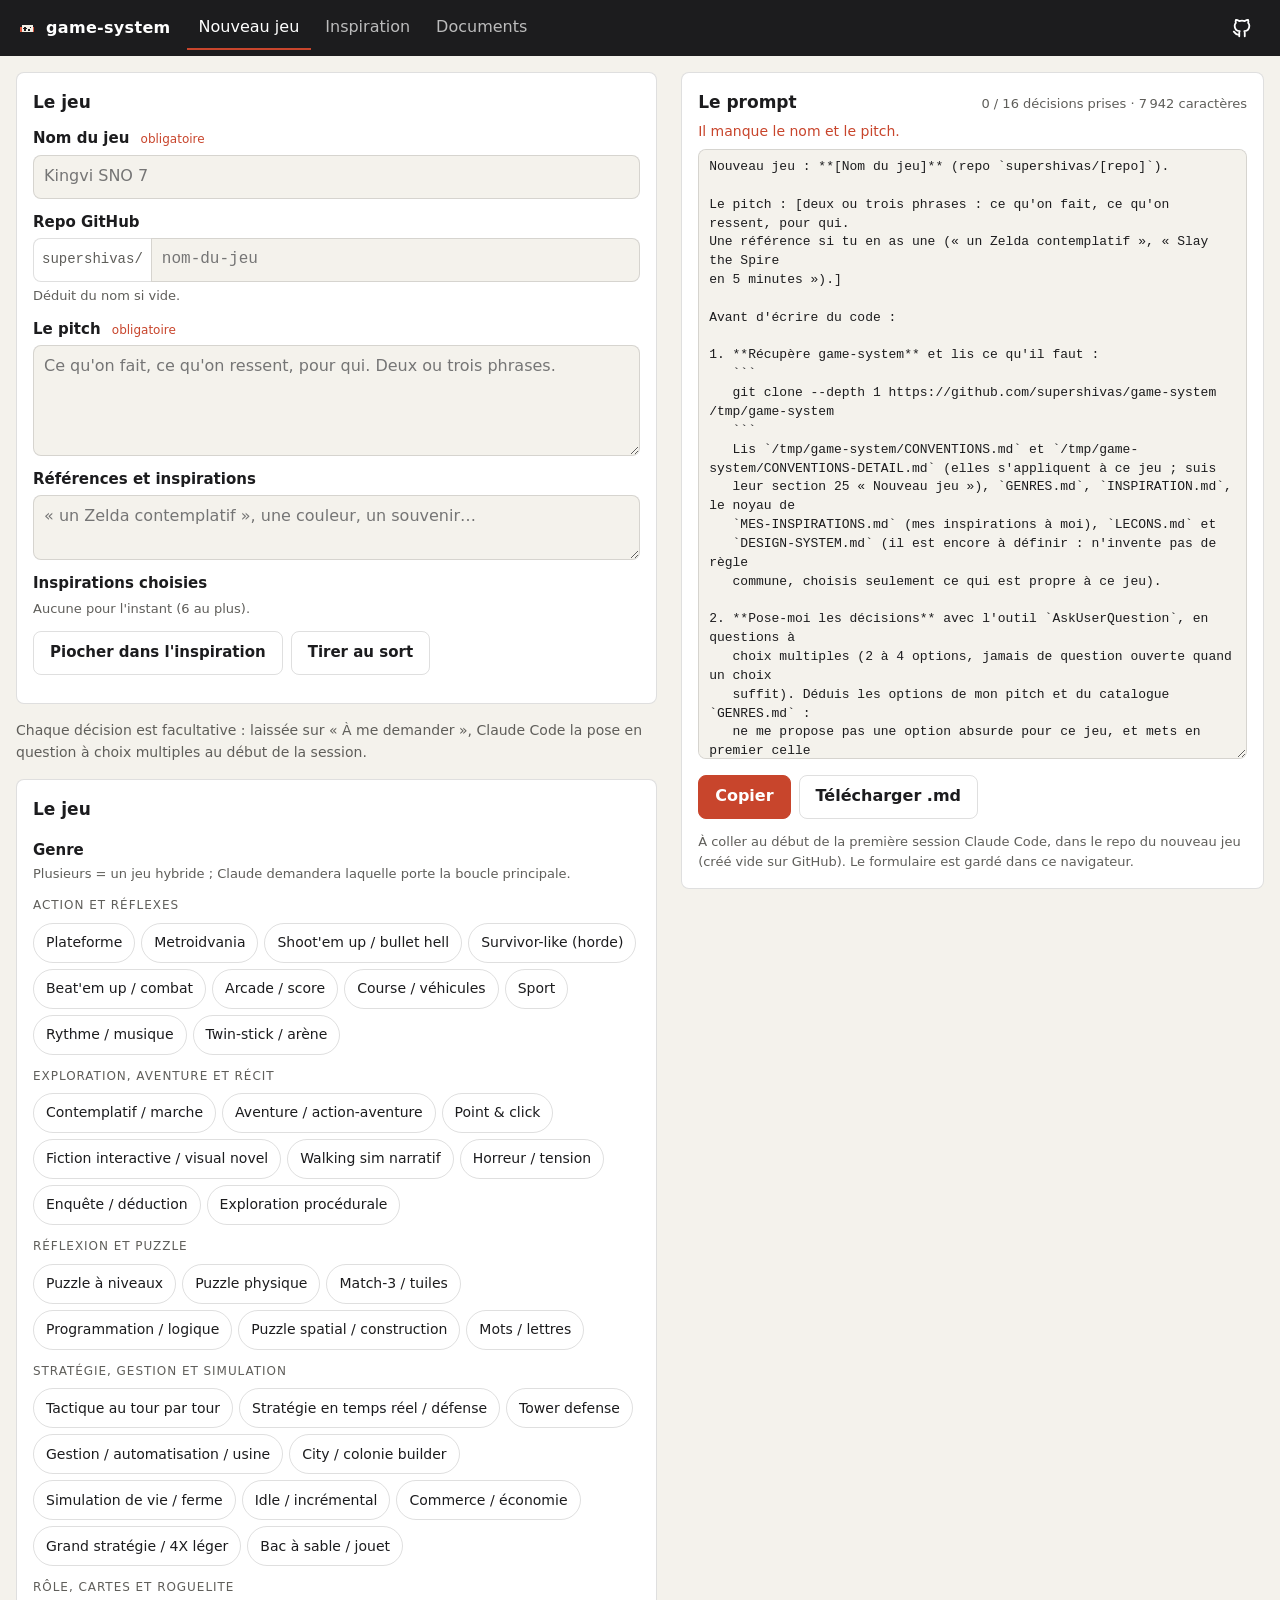
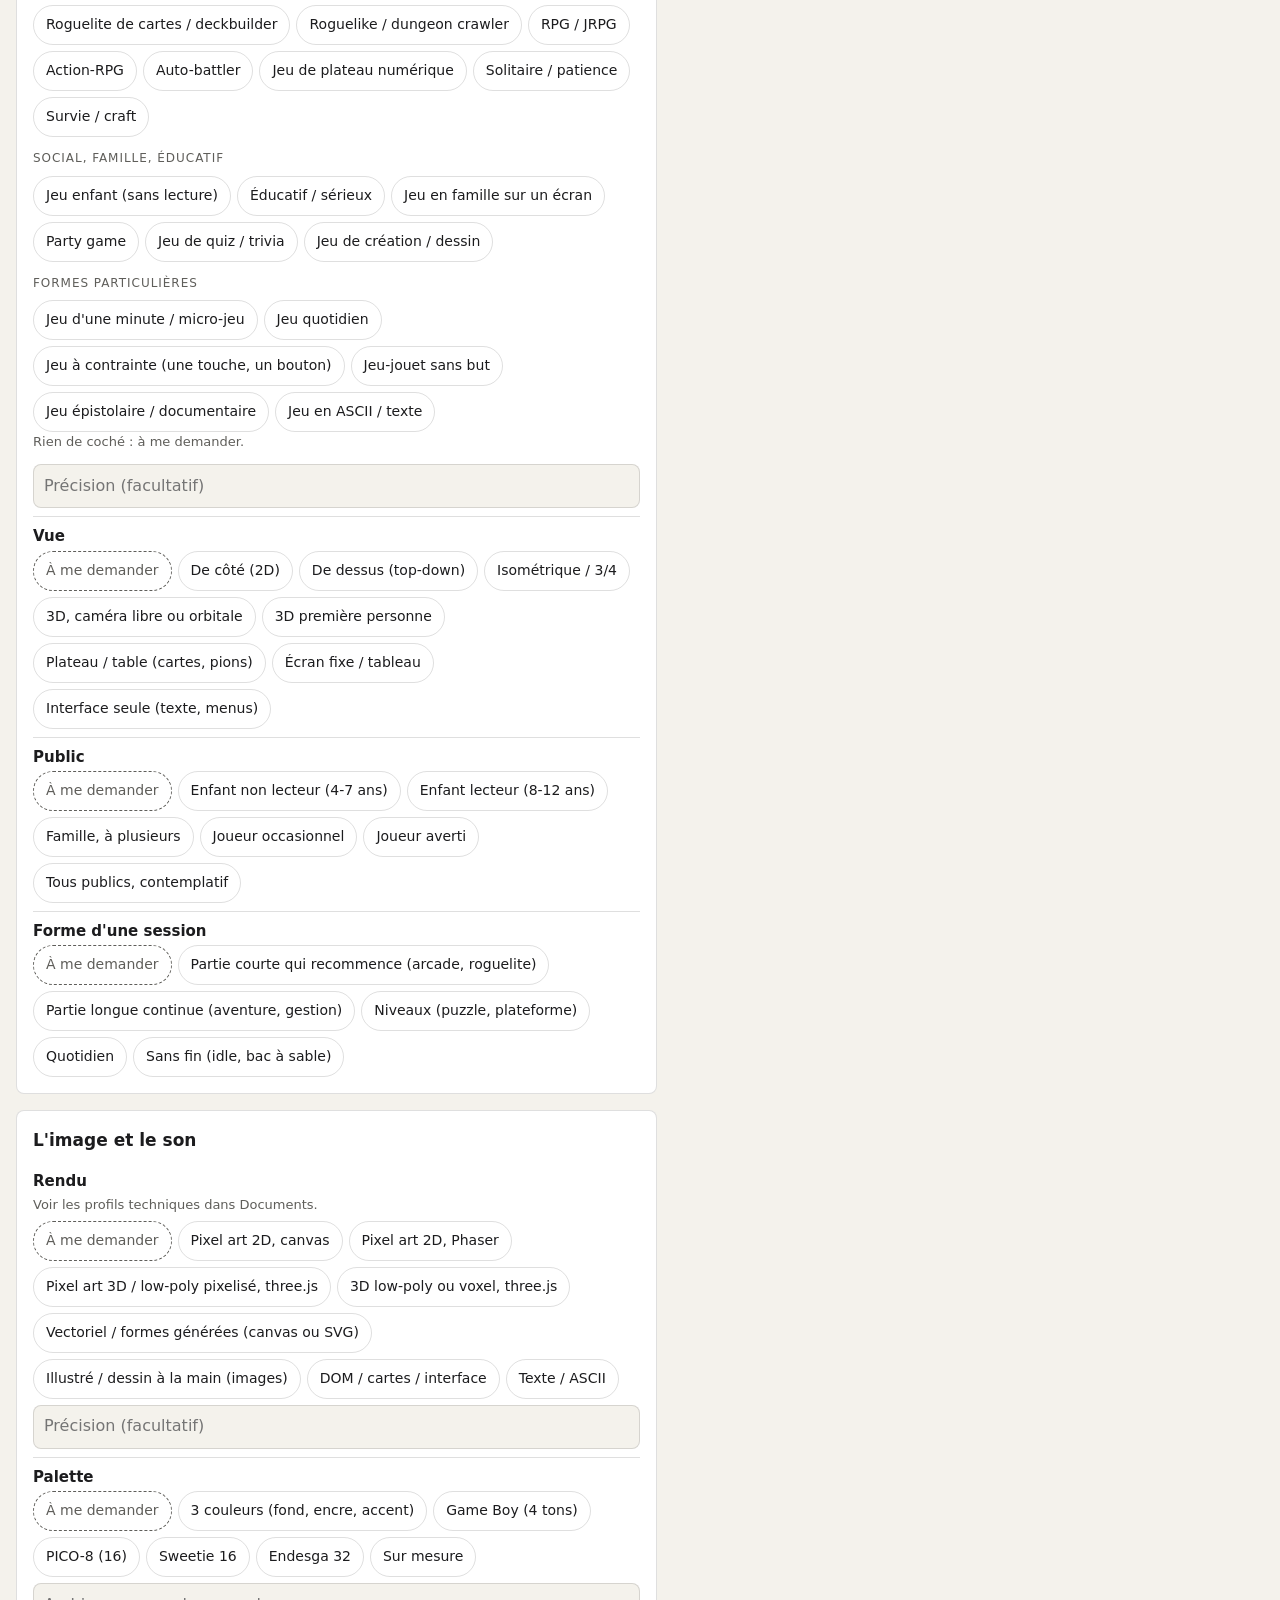
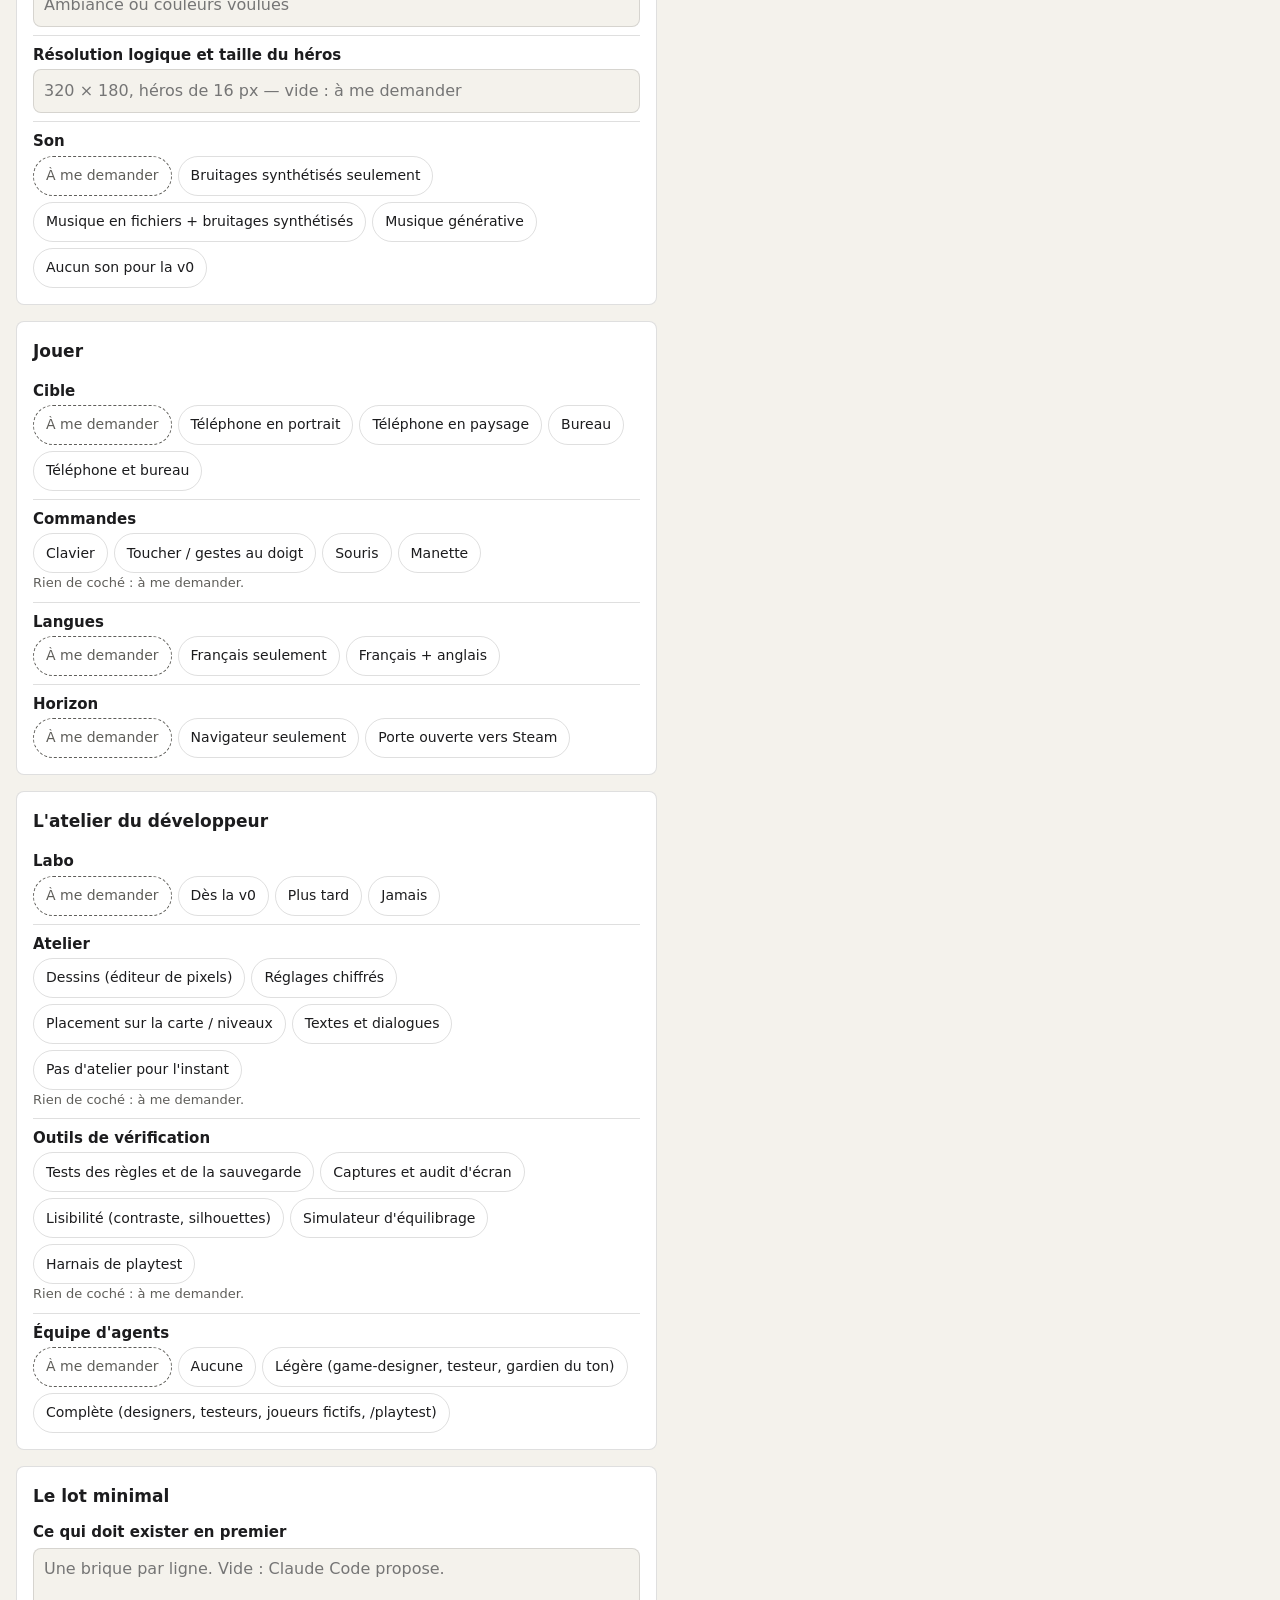
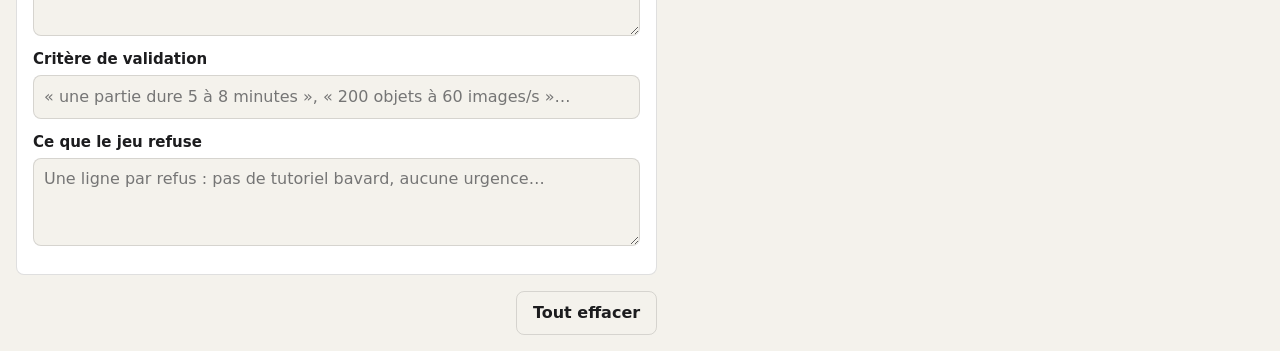
<file: index.html>
<!DOCTYPE html>
<html lang="fr">
<head>
<meta charset="utf-8">
<meta name="viewport" content="width=device-width, initial-scale=1, viewport-fit=cover">
<meta name="theme-color" content="#1c1c1e">
<title>game-system</title>
<link rel="icon" href="site/favicon.svg" type="image/svg+xml">
<link rel="stylesheet" href="site/accueil.css">
</head>
<body>
<header class="tete">
  <a class="marque" href="#nouveau" aria-label="game-system"><span class="logo" aria-hidden="true"></span><span class="marque-nom">game-system</span></a>
  <nav class="onglets" aria-label="Sections">
    <a href="#nouveau" data-vue="nouveau">Nouveau jeu</a>
    <a href="#inspiration" data-vue="inspiration">Inspiration</a>
    <a href="#doc/README.md" data-vue="doc">Documents</a>
  </nav>
  <a class="icone" href="https://github.com/supershivas/game-system" aria-label="Le dépôt sur GitHub" title="Le dépôt sur GitHub">
    <svg viewBox="0 0 24 24" aria-hidden="true"><path d="M9 19c-4.3 1.4-4.3-2.5-6-3m12 5v-3.5c0-1 .1-1.4-.5-2 2.8-.3 5.5-1.4 5.5-6a4.6 4.6 0 0 0-1.3-3.2 4.2 4.2 0 0 0-.1-3.2s-1.1-.3-3.5 1.3a12.3 12.3 0 0 0-6.2 0C6.5 2.8 5.4 3.1 5.4 3.1a4.2 4.2 0 0 0-.1 3.2A4.6 4.6 0 0 0 4 9.5c0 4.6 2.7 5.7 5.5 6-.6.6-.6 1.2-.5 2V21"/></svg>
  </a>
</header>

<!-- ─── Nouveau jeu : le formulaire qui écrit le prompt ─────────────────── -->
<main class="vue" id="vue-nouveau" hidden>
  <div class="colonnes">
    <form class="formulaire" id="formulaire" autocomplete="off">
      <section class="bloc">
        <h2>Le jeu</h2>
        <label class="champ"><span>Nom du jeu <span class="requis">obligatoire</span></span>
          <input name="nom" required placeholder="Kingvi SNO 7">
        </label>
        <label class="champ">Repo GitHub
          <span class="prefixe"><span>supershivas/</span><input name="repo" id="repo" placeholder="nom-du-jeu" pattern="[A-Za-z0-9._-]+"></span>
          <small>Déduit du nom si vide.</small>
        </label>
        <label class="champ"><span>Le pitch <span class="requis">obligatoire</span></span>
          <textarea name="pitch" rows="4" required placeholder="Ce qu'on fait, ce qu'on ressent, pour qui. Deux ou trois phrases."></textarea>
        </label>
        <label class="champ">Références et inspirations
          <textarea name="references" rows="2" placeholder="« un Zelda contemplatif », une couleur, un souvenir…"></textarea>
        </label>
        <div class="champ">
          <span>Inspirations choisies</span>
          <div class="etiquettes" id="inspirations-choisies"></div>
          <div class="actions">
            <a class="bouton secondaire" href="#inspiration">Piocher dans l'inspiration</a>
            <button type="button" class="bouton secondaire" id="tirage-rapide">Tirer au sort</button>
          </div>
        </div>
      </section>

      <p class="note">Chaque décision est facultative : laissée sur « À me demander », Claude Code
        la pose en question à choix multiples au début de la session.</p>
      <div id="decisions"></div>

      <section class="bloc">
        <h2>Le lot minimal</h2>
        <label class="champ">Ce qui doit exister en premier
          <textarea name="lot" rows="3" placeholder="Une brique par ligne. Vide : Claude Code propose."></textarea>
        </label>
        <label class="champ">Critère de validation
          <input name="critere" placeholder="« une partie dure 5 à 8 minutes », « 200 objets à 60 images/s »…">
        </label>
        <label class="champ">Ce que le jeu refuse
          <textarea name="refus" rows="3" placeholder="Une ligne par refus : pas de tutoriel bavard, aucune urgence…"></textarea>
        </label>
      </section>
      <div class="actions-form">
        <button type="button" class="bouton secondaire" id="effacer">Tout effacer</button>
      </div>
    </form>

    <aside class="sortie" aria-label="Le prompt">
      <div class="sortie-tete">
        <h2>Le prompt</h2>
        <span class="compte" id="compte"></span>
      </div>
      <p class="manque" id="manque"></p>
      <textarea id="prompt" readonly rows="18" aria-label="Prompt généré"></textarea>
      <div class="actions">
        <button type="button" class="bouton" id="copier">Copier</button>
        <button type="button" class="bouton secondaire" id="telecharger">Télécharger .md</button>
      </div>
      <p class="aide">À coller au début de la première session Claude Code, dans le repo du
        nouveau jeu (créé vide sur GitHub). Le formulaire est gardé dans ce navigateur.</p>
    </aside>
  </div>
</main>

<!-- ─── Inspiration ─────────────────────────────────────────────────────── -->
<main class="vue" id="vue-inspiration" hidden>
  <div class="inspi-tete">
    <input type="search" id="filtre" placeholder="Filtrer : neige, Japon, silhouette…" aria-label="Filtrer l'inspiration">
    <button type="button" class="bouton" id="tirer">Tirer au sort</button>
  </div>
  <div class="tirage" id="tirage" hidden></div>
  <p class="note">Toucher une entrée l'ajoute au prompt (6 au plus) ; la toucher à nouveau l'en retire.
    Sources : <a href="#doc/MES-INSPIRATIONS.md">MES-INSPIRATIONS.md</a> (le noyau, puis les fils repliés ; la réserve
    n'apparaît qu'au filtre) et <a href="#doc/INSPIRATION.md">INSPIRATION.md</a> (culture générale).</p>
  <div id="inspiration"></div>
</main>

<!-- ─── Documents ───────────────────────────────────────────────────────── -->
<main class="vue" id="vue-doc" hidden>
  <div class="docs">
    <nav class="docs-liste" id="docs-liste" aria-label="Fichiers"></nav>
    <select class="docs-choix" id="docs-choix" aria-label="Fichier"></select>
    <article class="doc" id="doc"></article>
  </div>
</main>

<div class="toast" id="toast" role="status" hidden></div>
<script type="module" src="site/accueil.js"></script>
</body>
</html>
</file>
<file: site/accueil.css>
/* La page d'accueil de game-system (GitHub Pages). Un outil de travail, pas
   un jeu : le design system des jeux ne s'y applique pas. */

:root {
  --fond: #f4f2ec;
  --carte: #ffffff;
  --encre: #1c1c1e;
  --doux: #5f5e5a;
  --trait: rgba(28, 28, 30, .14);
  --accent: #c8452c;
  --accent-encre: #ffffff;
  --tete: #1c1c1e;
  --code: #ebe8df;
  --choisi: #fbe3dc;
  --rayon: 8px;
  --pas: 8px;
  --cible: 44px;
  --mono: ui-monospace, 'SF Mono', Menlo, Consolas, monospace;
  color-scheme: light;
}
@media (prefers-color-scheme: dark) {
  :root {
    --fond: #161618;
    --carte: #1f1f22;
    --encre: #ecebe6;
    --doux: #a3a19a;
    --trait: rgba(236, 235, 230, .14);
    --accent: #ec6d52;
    --accent-encre: #161618;
    --tete: #0e0e10;
    --code: #2a2a2e;
    --choisi: #4a2a22;
    color-scheme: dark;
  }
}

* { box-sizing: border-box; }
html, body { margin: 0; }
body {
  background: var(--fond); color: var(--encre);
  font: 16px/1.55 system-ui, -apple-system, 'Segoe UI', sans-serif;
  -webkit-text-size-adjust: 100%;
}
a { color: var(--accent); }
[hidden] { display: none !important; }
button, input, select, textarea { font: inherit; color: inherit; }

/* ─── En-tête ─── */
.tete {
  position: sticky; top: 0; z-index: 10;
  display: flex; align-items: center; gap: calc(var(--pas) * 2);
  padding: 0 calc(var(--pas) * 2); padding-top: env(safe-area-inset-top, 0px);
  min-height: 56px; background: var(--tete); color: #fff;
}
.marque { min-width: var(--cible); display: flex; align-items: center; gap: var(--pas); min-height: var(--cible); color: inherit; text-decoration: none; font-weight: 700; letter-spacing: .02em; white-space: nowrap; }
.logo { width: 22px; height: 22px; background: url(favicon.svg) center / contain no-repeat; image-rendering: pixelated; }
.onglets { display: flex; gap: 2px; flex: 1; min-width: 0; overflow-x: auto; }
.onglets a { display: flex; align-items: center; min-height: var(--cible); padding: 0 12px; color: #fff; opacity: .7; text-decoration: none; border-bottom: 2px solid transparent; white-space: nowrap; }
.onglets a.actif { opacity: 1; border-bottom-color: var(--accent); }
.icone { display: grid; place-items: center; width: var(--cible); height: var(--cible); color: inherit; }
.icone svg { width: 22px; height: 22px; fill: none; stroke: currentColor; stroke-width: 2; stroke-linecap: round; stroke-linejoin: round; }

.vue { max-width: 1280px; margin: 0 auto; padding: calc(var(--pas) * 2); }
.note { color: var(--doux); font-size: 14px; margin: var(--pas) 0 calc(var(--pas) * 2); }

/* ─── Boutons ─── */
.bouton {
  min-height: var(--cible); padding: 0 calc(var(--pas) * 2);
  border: 1px solid var(--accent); border-radius: var(--rayon);
  background: var(--accent); color: var(--accent-encre); font-weight: 600; cursor: pointer;
}
.bouton.secondaire { background: transparent; color: var(--encre); border-color: var(--trait); }
a.bouton { display: inline-flex; align-items: center; text-decoration: none; font-weight: 600; }
.lien { background: none; border: 0; padding: 0; color: var(--accent); text-decoration: underline; cursor: pointer; font-size: inherit; }
@media (hover: hover) {
  .bouton:hover { filter: brightness(1.08); }
  .bouton.secondaire:hover { border-color: var(--encre); }
}

/* ─── Formulaire ─── */
.colonnes { display: grid; grid-template-columns: minmax(0, 1fr); gap: calc(var(--pas) * 3); }
@media (min-width: 980px) {
  .colonnes { grid-template-columns: minmax(0, 1.1fr) minmax(0, 1fr); align-items: start; }
  .sortie { position: sticky; top: 72px; }
}
.bloc { background: var(--carte); border: 1px solid var(--trait); border-radius: var(--rayon); padding: calc(var(--pas) * 2); margin-bottom: calc(var(--pas) * 2); }
.bloc h2 { font-size: 17px; margin: 0 0 var(--pas); }
.bloc h3 { font-size: 15px; margin: calc(var(--pas) * 2) 0 4px; }
.champ { display: grid; gap: 4px; margin: calc(var(--pas) * 1.5) 0; font-weight: 600; font-size: 15px; }
.champ small, .champ .aide-champ { font-weight: 400; color: var(--doux); font-size: 13px; }
.requis { font-weight: 400; font-size: 12px; color: var(--accent); margin-left: 6px; }
input:not([type=checkbox]):not([type=radio]), textarea, select {
  width: 100%; min-height: var(--cible); padding: 8px 10px;
  border: 1px solid var(--trait); border-radius: var(--rayon);
  background: var(--fond); font-size: 16px; font-weight: 400;
}
textarea { resize: vertical; line-height: 1.45; }
input:focus-visible, textarea:focus-visible, select:focus-visible, .bouton:focus-visible, .choix label:focus-within, .etiquette:focus-visible {
  outline: 2px solid var(--accent); outline-offset: 2px;
}
.prefixe { display: flex; align-items: stretch; }
.prefixe span { display: flex; align-items: center; padding: 0 8px; border: 1px solid var(--trait); border-right: 0; border-radius: var(--rayon) 0 0 var(--rayon); color: var(--doux); font-weight: 400; font-family: var(--mono); font-size: 14px; }
.prefixe input { border-radius: 0 var(--rayon) var(--rayon) 0 !important; font-family: var(--mono); }

.decision { border-top: 1px solid var(--trait); padding-top: var(--pas); margin-top: var(--pas); }
.decision:first-of-type { border-top: 0; }
.decision > .titre { font-weight: 600; font-size: 15px; display: block; margin-bottom: 2px; }
.decision > .aide-champ { display: block; color: var(--doux); font-size: 13px; margin-bottom: 6px; }
.choix { display: flex; flex-wrap: wrap; gap: 6px; }
.choix label {
  display: inline-flex; align-items: center; gap: 6px; min-height: 40px; padding: 4px 12px;
  border: 1px solid var(--trait); border-radius: 20px; font-size: 14px; cursor: pointer; user-select: none;
}
.choix input { position: absolute; opacity: 0; pointer-events: none; }
.choix label:has(input:checked) { background: var(--encre); color: var(--fond); border-color: var(--encre); }
.choix label.demander:has(input:checked) { background: transparent; color: var(--doux); border-style: dashed; border-color: var(--doux); }
.famille { margin: 6px 0 2px; font-size: 12px; text-transform: uppercase; letter-spacing: .08em; color: var(--doux); width: 100%; }
.autre { margin-top: 6px; }

.actions-form { display: flex; justify-content: flex-end; }

/* ─── Sortie ─── */
.sortie { background: var(--carte); border: 1px solid var(--trait); border-radius: var(--rayon); padding: calc(var(--pas) * 2); }
.sortie-tete { display: flex; justify-content: space-between; align-items: baseline; gap: var(--pas); }
.sortie h2 { font-size: 17px; margin: 0; }
.compte { font-size: 13px; color: var(--doux); }
.manque { color: var(--accent); font-size: 14px; margin: 6px 0; min-height: 1em; }
#prompt { font-family: var(--mono); font-size: 13px; line-height: 1.45; min-height: 360px; background: var(--fond); }
@media (min-width: 980px) { #prompt { height: calc(100vh - 290px); } }
.actions { display: flex; gap: var(--pas); flex-wrap: wrap; margin-top: var(--pas); }
.aide { color: var(--doux); font-size: 13px; margin-bottom: 0; }

/* ─── Étiquettes (inspiration) ─── */
.etiquettes { display: flex; flex-wrap: wrap; gap: 6px; min-height: 8px; }
.etiquette {
  display: inline-flex; align-items: center; gap: 6px; min-height: 40px; padding: 4px 12px;
  border: 1px solid var(--trait); border-radius: 20px; background: var(--carte);
  font-size: 14px; cursor: pointer; text-align: left;
}
.etiquette.choisie { background: var(--choisi); border-color: var(--accent); }
.etiquette small { color: var(--doux); }
.etiquette .x { font-size: 16px; line-height: 1; color: var(--doux); }

.inspi-tete { display: flex; gap: var(--pas); flex-wrap: wrap; }
.inspi-tete input { flex: 1; min-width: 200px; }
.tirage { background: var(--carte); border: 1px solid var(--accent); border-radius: var(--rayon); padding: calc(var(--pas) * 2); margin-top: calc(var(--pas) * 2); }
.tirage ol { margin: 0 0 var(--pas); padding-left: 1.3em; }
.tirage li { margin-bottom: 6px; }
.section-inspi h2 { font-size: 20px; margin: calc(var(--pas) * 4) 0 var(--pas); }
.section-inspi h3 { font-size: 15px; margin: calc(var(--pas) * 2) 0 6px; color: var(--doux); }
.carte-inspi { display: grid; gap: 4px; }
.liste-inspi { display: grid; grid-template-columns: repeat(auto-fill, minmax(min(100%, 340px), 1fr)); gap: 6px; }
.item-inspi {
  display: block; width: 100%; text-align: left; padding: 10px 12px; min-height: var(--cible);
  border: 1px solid var(--trait); border-radius: var(--rayon); background: var(--carte); cursor: pointer; font-size: 14px;
}
.item-inspi b { display: block; font-size: 15px; }
.item-inspi .repere { color: var(--doux); font-weight: 400; }
.item-inspi .desc { color: var(--doux); }
.item-inspi.choisie { border-color: var(--accent); background: var(--choisi); }
.item-inspi.choisie b::after { content: ' ✓'; color: var(--accent); }

/* ─── Documents ─── */
.docs { display: grid; grid-template-columns: minmax(0, 1fr); gap: calc(var(--pas) * 2); }
.docs-liste { display: none; }
@media (min-width: 900px) {
  .docs { grid-template-columns: 240px minmax(0, 1fr); align-items: start; }
  .docs-liste { display: block; position: sticky; top: 72px; max-height: calc(100vh - 90px); overflow-y: auto; }
  .docs-choix { display: none; }
}
.docs-liste h4 { font-size: 12px; text-transform: uppercase; letter-spacing: .08em; color: var(--doux); margin: 16px 0 4px; }
.docs-liste a { display: flex; align-items: center; min-height: 36px; padding: 0 10px; border-radius: 6px; color: var(--encre); text-decoration: none; font-size: 14px; }
.docs-liste a.actif { background: var(--encre); color: var(--fond); }
.doc { background: var(--carte); border: 1px solid var(--trait); border-radius: var(--rayon); padding: calc(var(--pas) * 3); min-width: 0; overflow-wrap: anywhere; }
.doc-source { font-size: 13px; color: var(--doux); margin: 0 0 var(--pas); }
.doc h1 { font-size: 26px; margin-top: 0; line-height: 1.2; }
.doc h2 { font-size: 21px; margin-top: 32px; border-bottom: 1px solid var(--trait); padding-bottom: 4px; }
.doc h3 { font-size: 17px; margin-top: 24px; }
.doc code { font-family: var(--mono); font-size: .88em; background: var(--code); padding: 1px 5px; border-radius: 4px; overflow-wrap: anywhere; }
.doc pre { background: var(--code); padding: 12px; border-radius: var(--rayon); overflow-x: auto; }
.doc pre code { background: none; padding: 0; font-size: 13px; overflow-wrap: normal; }
.doc table { border-collapse: collapse; display: block; overflow-x: auto; font-size: 14px; margin: 12px 0; }
.doc th, .doc td { border: 1px solid var(--trait); padding: 6px 8px; vertical-align: top; text-align: left; }
.doc th { background: var(--code); }
.doc blockquote { margin: 12px 0; padding: 4px 14px; border-left: 3px solid var(--accent); color: var(--doux); }
.doc hr { border: 0; border-top: 1px solid var(--trait); margin: 24px 0; }
.doc .entete-yaml { font-size: 12px; }

.toast { position: fixed; left: 50%; bottom: calc(16px + env(safe-area-inset-bottom, 0px)); transform: translateX(-50%); background: var(--encre); color: var(--fond); padding: 10px 16px; border-radius: var(--rayon); z-index: 20; }

@media (max-width: 560px) {
  .tete { gap: 4px; padding: 0 8px; }
  .marque-nom { display: none; }
  .onglets a { padding: 0 7px; font-size: 14px; }
  .vue { padding: 12px; }
}

/* Blocs repliés de l'inspiration (fils, sections de culture générale) */
.repli { border: 1px solid var(--trait); border-radius: var(--rayon); background: var(--carte); margin: 6px 0; }
.repli > summary { display: flex; align-items: center; gap: 8px; min-height: var(--cible); padding: 0 14px; cursor: pointer; font-weight: 600; list-style: none; }
.repli > summary::-webkit-details-marker { display: none; }
.repli > summary::before { content: '▸'; color: var(--doux); transition: transform .15s; }
.repli[open] > summary::before { transform: rotate(90deg); }
.repli .nb { margin-left: auto; font-weight: 400; font-size: 13px; color: var(--doux); }
.repli > .liste-inspi, .repli > .carte-inspi { padding: 0 10px 10px; }
.item-inspi .servi { display: inline-block; margin: 2px 0 4px; padding: 0 6px; font-size: 12px; border: 1px solid var(--trait); border-radius: 10px; color: var(--doux); }
</file>
